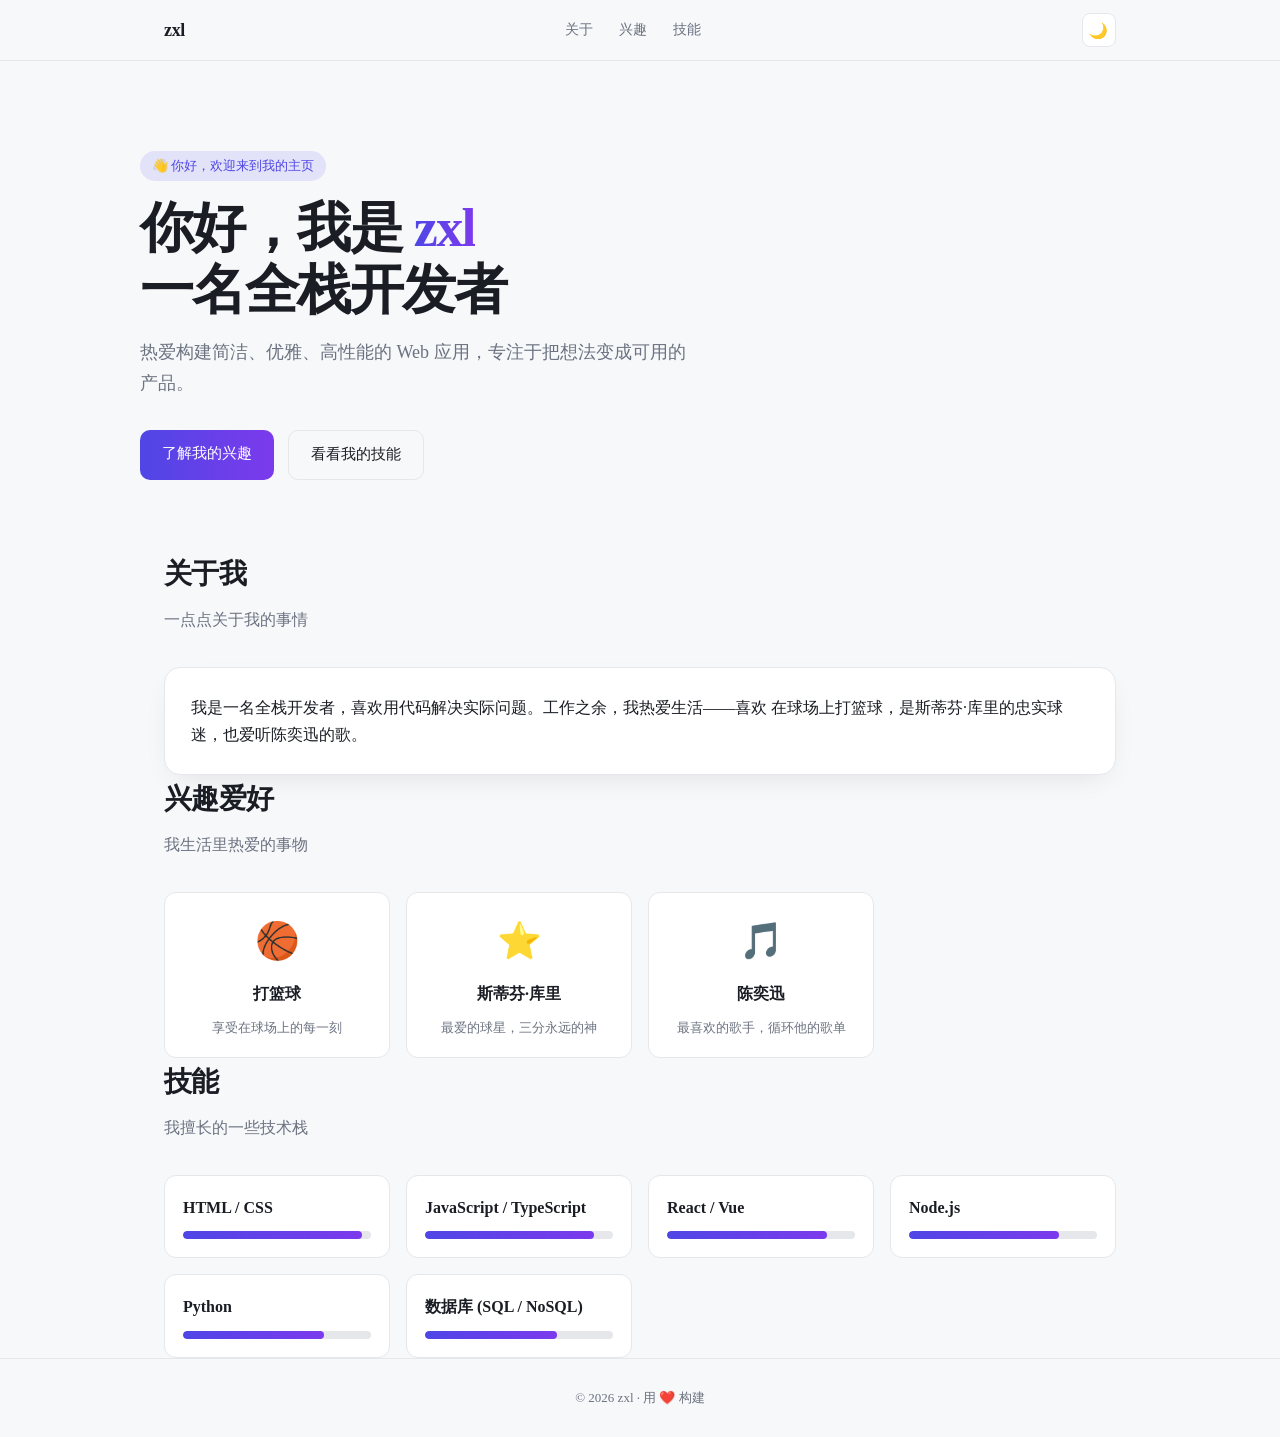
<file: index.html>
<!DOCTYPE html>
  <html lang="zh-CN">
  <head>
    <meta charset="UTF-8" />
    <meta name="viewport" content="width=device-width, initial-scale=1.0" />
    <title>zxl · 个人主页</title>
    <meta name="description" content="zxl 的个人主页与作品集" />
    <style>
      :root {
        --bg: #f7f8fa;
        --card: #ffffff;
        --text: #1a1d24;
        --muted: #6b7280;
        --accent: #4f46e5;
        --accent-2: #7c3aed;
        --border: #e5e7eb;
        --shadow: 0 10px 30px -12px rgba(0, 0, 0, 0.12);
      }

      [data-theme="dark"] {
        --bg: #0f1115;
        --card: #1a1d24;
        --text: #e5e7eb;
        --muted: #9ca3af;
        --accent: #818cf8;
        --accent-2: #a78bfa;
        --border: #2a2d35;
        --shadow: 0 10px 30px -12px rgba(0, 0, 0, 0.5);
      }

      * { box-sizing: border-box; margin: 0; padding: 0; }

      html { scroll-behavior: smooth; }

      body {
        font-family: -apple-system, BlinkMacSystemFont, "Segoe UI", "PingFang
  SC",
          "Hiragino Sans GB", "Microsoft YaHei", sans-serif;
        background: var(--bg);
        color: var(--text);
        line-height: 1.7;
        transition: background 0.3s, color 0.3s;
      }

      a { color: inherit; text-decoration: none; }
  
      .container { max-width: 1000px; margin: 0 auto; padding: 0 24px; }

      /* 导航栏 */
      nav {
        position: sticky; top: 0; z-index: 10;
        background: color-mix(in srgb, var(--bg) 85%, transparent);
        backdrop-filter: blur(12px);
        border-bottom: 1px solid var(--border);
      }
      .nav-inner {
        display: flex; align-items: center; justify-content: space-between;
        height: 60px;
      }
      .logo { font-weight: 700; font-size: 18px; letter-spacing: -0.02em; }
      .nav-links { display: flex; gap: 26px; align-items: center; }
      .nav-links a { color: var(--muted); font-size: 14px; transition: color
  0.2s; }
      .nav-links a:hover { color: var(--text); }
      .theme-btn {
        border: 1px solid var(--border); background: var(--card);
        color: var(--text); width: 34px; height: 34px; border-radius: 8px;
        cursor: pointer; font-size: 15px; line-height: 1;
      }
      @media (max-width: 560px) {
        .nav-links { display: none; }
      }

      /* Hero */
      .hero { padding: 90px 0 70px; }
      .hero h1 {
        font-size: clamp(32px, 6vw, 54px); line-height: 1.15;
        letter-spacing: -0.03em; margin: 16px 0;
      }
      .hero .grad {
        background: linear-gradient(90deg, var(--accent), var(--accent-2));
        -webkit-background-clip: text; background-clip: text; color:
  transparent;
      }
      .hero .sub { color: var(--muted); font-size: 18px; max-width: 560px; }
      .hero .badge {
        display: inline-block; padding: 4px 12px; border-radius: 999px;
        background: color-mix(in srgb, var(--accent) 12%, transparent);
        color: var(--accent); font-size: 13px; font-weight: 500;
      }
      .cta { display: flex; gap: 14px; margin-top: 32px; flex-wrap: wrap; }
      .btn {
        display: inline-block; padding: 11px 22px; border-radius: 10px;
        font-size: 15px; font-weight: 500; transition: transform 0.15s, opacity
  0.15s;
      }
      .btn:active { transform: scale(0.97); }
      .btn-primary {
        background: linear-gradient(90deg, var(--accent), var(--accent-2));
        color: #fff;
      }
      .btn-ghost { border: 1px solid var(--border); color: var(--text); }
      .btn-ghost:hover { border-color: var(--accent); }

      /* 通用 section */
      section { padding: 60px 0; }
      .section-title { font-size: 28px; letter-spacing: -0.02em; margin-bottom:
  8px; }
      .section-desc { color: var(--muted); margin-bottom: 34px; }

      /* 关于 */
      .about-grid { display: grid; grid-template-columns: 1fr; gap: 20px; }
      .card {
        background: var(--card); border: 1px solid var(--border);
        border-radius: 16px; padding: 26px; box-shadow: var(--shadow);
      }

      /* 技能 */
      .skills { display: grid; grid-template-columns: repeat(auto-fill,
  minmax(220px, 1fr)); gap: 16px; }
      .skill {
        background: var(--card); border: 1px solid var(--border);
        border-radius: 12px; padding: 18px;
      }
      .skill .name { font-weight: 600; margin-bottom: 10px; }
      .bar { height: 8px; background: var(--border); border-radius: 999px;
  overflow: hidden; }
      .bar span {
        display: block; height: 100%; border-radius: 999px; width: 0;
        background: linear-gradient(90deg, var(--accent), var(--accent-2));
        transition: width 1s cubic-bezier(0.22, 1, 0.36, 1);
      }

      footer {
        border-top: 1px solid var(--border); padding: 28px 0;
        text-align: center; color: var(--muted); font-size: 13px;
      }
    </style>
  </head>
  <body>
    <nav>
      <div class="container nav-inner">
        <div class="logo">zxl</div>
        <div class="nav-links">
          <a href="#about">关于</a>
          <a href="#hobbies">兴趣</a>
          <a href="#skills">技能</a>
        </div>
        <button class="theme-btn" id="themeBtn" 
  aria-label="切换主题">🌙</button>
      </div>
    </nav>
  
    <!-- Hero -->
    <header class="hero container">
      <span class="badge">👋 你好，欢迎来到我的主页</span>
      <h1>你好，我是 <span class="grad">zxl</span><br />一名全栈开发者</h1>
      <p class="sub">
        热爱构建简洁、优雅、高性能的 Web 应用，专注于把想法变成可用的产品。
      </p>
      <div class="cta">
        <a class="btn btn-primary" href="#hobbies">了解我的兴趣</a>
        <a class="btn btn-ghost" href="#skills">看看我的技能</a>
      </div>
    </header>

    <!-- 关于 -->
    <section id="about" class="container">
      <h2 class="section-title">关于我</h2>
      <p class="section-desc">一点点关于我的事情</p>
      <div class="about-grid">
        <div class="card">
          我是一名全栈开发者，喜欢用代码解决实际问题。工作之余，我热爱生活——喜欢
  在球场上打篮球，是斯蒂芬·库里的忠实球迷，也爱听陈奕迅的歌。
        </div>
      </div>
    </section>
  
    <!-- 兴趣 -->
    <section id="hobbies" class="container">
      <h2 class="section-title">兴趣爱好</h2>
      <p class="section-desc">我生活里热爱的事物</p>
      <div class="skills">
        <div class="skill" style="text-align:center;">
          <div style="font-size:36px;">🏀</div>
          <div class="name" style="margin-top:8px;">打篮球</div>
          <div style="color:var(--muted); 
  font-size:13px;">享受在球场上的每一刻</div>
        </div>
        <div class="skill" style="text-align:center;">
          <div style="font-size:36px;">⭐</div>
          <div class="name" style="margin-top:8px;">斯蒂芬·库里</div>
          <div style="color:var(--muted); 
  font-size:13px;">最爱的球星，三分永远的神</div>
        </div>
        <div class="skill" style="text-align:center;">
          <div style="font-size:36px;">🎵</div>
          <div class="name" style="margin-top:8px;">陈奕迅</div>
          <div style="color:var(--muted); 
  font-size:13px;">最喜欢的歌手，循环他的歌单</div>
        </div>
      </div>
    </section>

    <!-- 技能 -->
    <section id="skills" class="container">
      <h2 class="section-title">技能</h2>
      <p class="section-desc">我擅长的一些技术栈</p>
      <div class="skills">
        <div class="skill"><div class="name">HTML / CSS</div><div 
  class="bar"><span data-width="95%"></span></div></div>
        <div class="skill"><div class="name">JavaScript / TypeScript</div><div 
  class="bar"><span data-width="90%"></span></div></div>
        <div class="skill"><div class="name">React / Vue</div><div 
  class="bar"><span data-width="85%"></span></div></div>
        <div class="skill"><div class="name">Node.js</div><div class="bar"><span
  data-width="80%"></span></div></div>
        <div class="skill"><div class="name">Python</div><div class="bar"><span 
  data-width="75%"></span></div></div>
        <div class="skill"><div class="name">数据库 (SQL / NoSQL)</div><div 
  class="bar"><span data-width="70%"></span></div></div>
      </div>
    </section>

    <footer>
      <div class="container">© 2026 zxl · 用 ❤️  构建</div>
    </footer>

    <script>
      // 主题切换
      const themeBtn = document.getElementById('themeBtn');
      const saved = localStorage.getItem('theme');
      if (saved === 'dark') {
        document.documentElement.setAttribute('data-theme', 'dark');
        themeBtn.textContent = '☀️ ';
      }
      themeBtn.addEventListener('click', () => {
        const isDark = document.documentElement.getAttribute('data-theme') ===
  'dark';
        if (isDark) {
          document.documentElement.removeAttribute('data-theme');
          themeBtn.textContent = '🌙';
          localStorage.setItem('theme', 'light');
        } else {
          document.documentElement.setAttribute('data-theme', 'dark');
          themeBtn.textContent = '☀️ ';
          localStorage.setItem('theme', 'dark');
        }
      });
  
      // 技能条动画：进入视口时触发
      const bars = document.querySelectorAll('.bar span');
      const observer = new IntersectionObserver((entries) => {
        entries.forEach((entry) => {
          if (entry.isIntersecting) {
            entry.target.style.width = entry.target.dataset.width;
            observer.unobserve(entry.target);
          }
        });
      }, { threshold: 0.4 });
      bars.forEach((bar) => observer.observe(bar));
    </script>
  </body>
  </html>
</file>
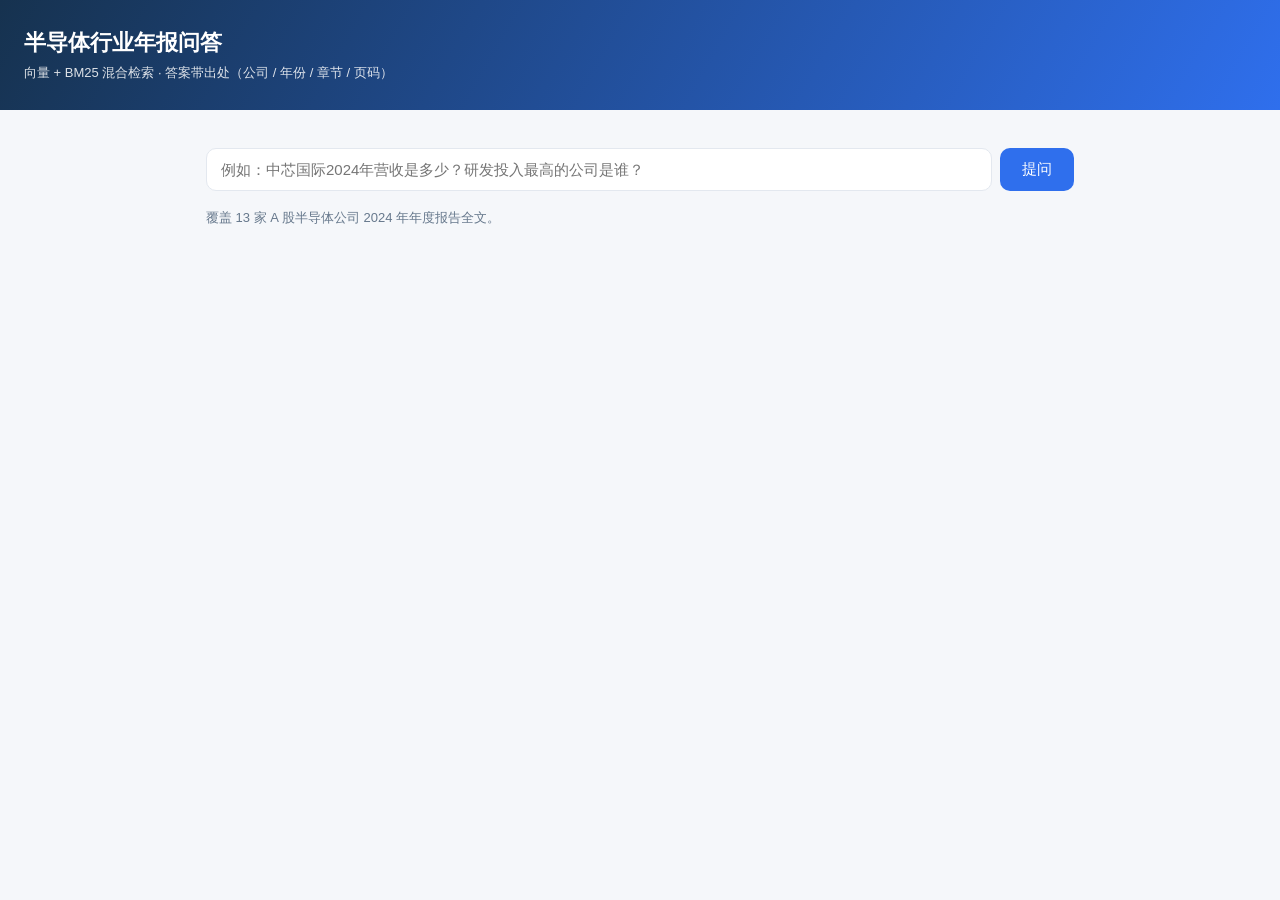
<file: annual-report-qa/app/index.html>
<!doctype html>
<html lang="zh-CN">
<meta charset="utf-8">
<meta name="viewport" content="width=device-width, initial-scale=1">
<title>半导体行业年报问答</title>
<style>
  :root { --bg:#f5f7fa; --card:#fff; --line:#e3e8ef; --ink:#1b2733; --sub:#66788c; --blue:#2f6fed; }
  * { box-sizing:border-box; }
  body { margin:0; font-family:-apple-system,"PingFang SC","Microsoft YaHei",sans-serif; background:var(--bg); color:var(--ink); }
  header { background:linear-gradient(120deg,#16324f,#2f6fed); color:#fff; padding:28px 24px; }
  header h1 { margin:0 0 6px; font-size:22px; }
  header p { margin:0; opacity:.85; font-size:13px; }
  main { max-width:900px; margin:0 auto; padding:20px 16px 60px; }
  .search { display:flex; gap:8px; margin:18px 0; }
  .search input { flex:1; padding:12px 14px; border:1px solid var(--line); border-radius:10px; font-size:15px; }
  .search button { padding:12px 22px; border:0; border-radius:10px; background:var(--blue); color:#fff; font-size:15px; cursor:pointer; }
  .qa { background:var(--card); border:1px solid var(--line); border-radius:12px; padding:16px; margin-bottom:14px; box-shadow:0 1px 3px rgba(16,42,72,.05); }
  .qa .answer { background:#f0f5ff; border-left:3px solid var(--blue); padding:10px 12px; border-radius:6px; line-height:1.7; }
  .meta { font-size:12px; color:var(--sub); margin:8px 0 4px; }
  .src { font-size:13px; color:var(--ink); line-height:1.6; white-space:pre-wrap; }
  .badge { display:inline-block; background:#e8f0fe; color:#2f6fed; border-radius:6px; padding:1px 7px; font-size:12px; margin-right:6px; }
  .hint { color:var(--sub); font-size:13px; }
</style>
<header>
  <h1>半导体行业年报问答</h1>
  <p>向量 + BM25 混合检索 · 答案带出处（公司 / 年份 / 章节 / 页码）</p>
</header>
<main>
  <div class="search">
    <input id="q" placeholder="例如：中芯国际2024年营收是多少？研发投入最高的公司是谁？">
    <button onclick="ask()">提问</button>
  </div>
  <div class="hint">覆盖 13 家 A 股半导体公司 2024 年年度报告全文。</div>
  <div id="out"></div>
</main>
<script>
window.addEventListener('load', () => {
  const p = new URLSearchParams(location.search).get('q');
  if (p) { document.getElementById('q').value = p; ask(); }
});
async function ask() {
  const q = document.getElementById('q').value.trim();
  if (!q) return;
  document.getElementById('out').innerHTML = '<div class="hint">检索中…</div>';
  const r = await fetch('/query?q=' + encodeURIComponent(q));
  const j = await r.json();
  const top = j.hits[0];
  const ans = top ? top.text.slice(0, 500) : '（未检索到相关内容）';
  document.getElementById('out').innerHTML = `
    <div class="qa">
      <div class="meta"><b>问题：</b>${escapeHtml(j.query)}</div>
      <div class="answer">${escapeHtml(ans)}</div>
      <div class="meta">依据（按相关度排序）：</div>
      ${j.hits.map(h => `
        <div class="qa" style="margin-top:10px">
          <div class="meta">
            <span class="badge">${escapeHtml(h.company)} ${h.code}</span>
            <span>${escapeHtml(h.year)}年报 · 第${h.page}页 · ${escapeHtml(h.section)}</span>
            <span style="margin-left:8px">BM25=${h.bm25.toFixed(2)} 向量=${h.dense.toFixed(3)}</span>
          </div>
          <div class="src">${escapeHtml(h.text.slice(0, 600))}</div>
        </div>`).join('')}
    </div>`;
}
function escapeHtml(s){return s.replace(/[&<>"']/g,c=>({'&':'&amp;','<':'&lt;','>':'&gt;','"':'&quot;',"'":'&#39;'}[c]));}
</script>
</file>
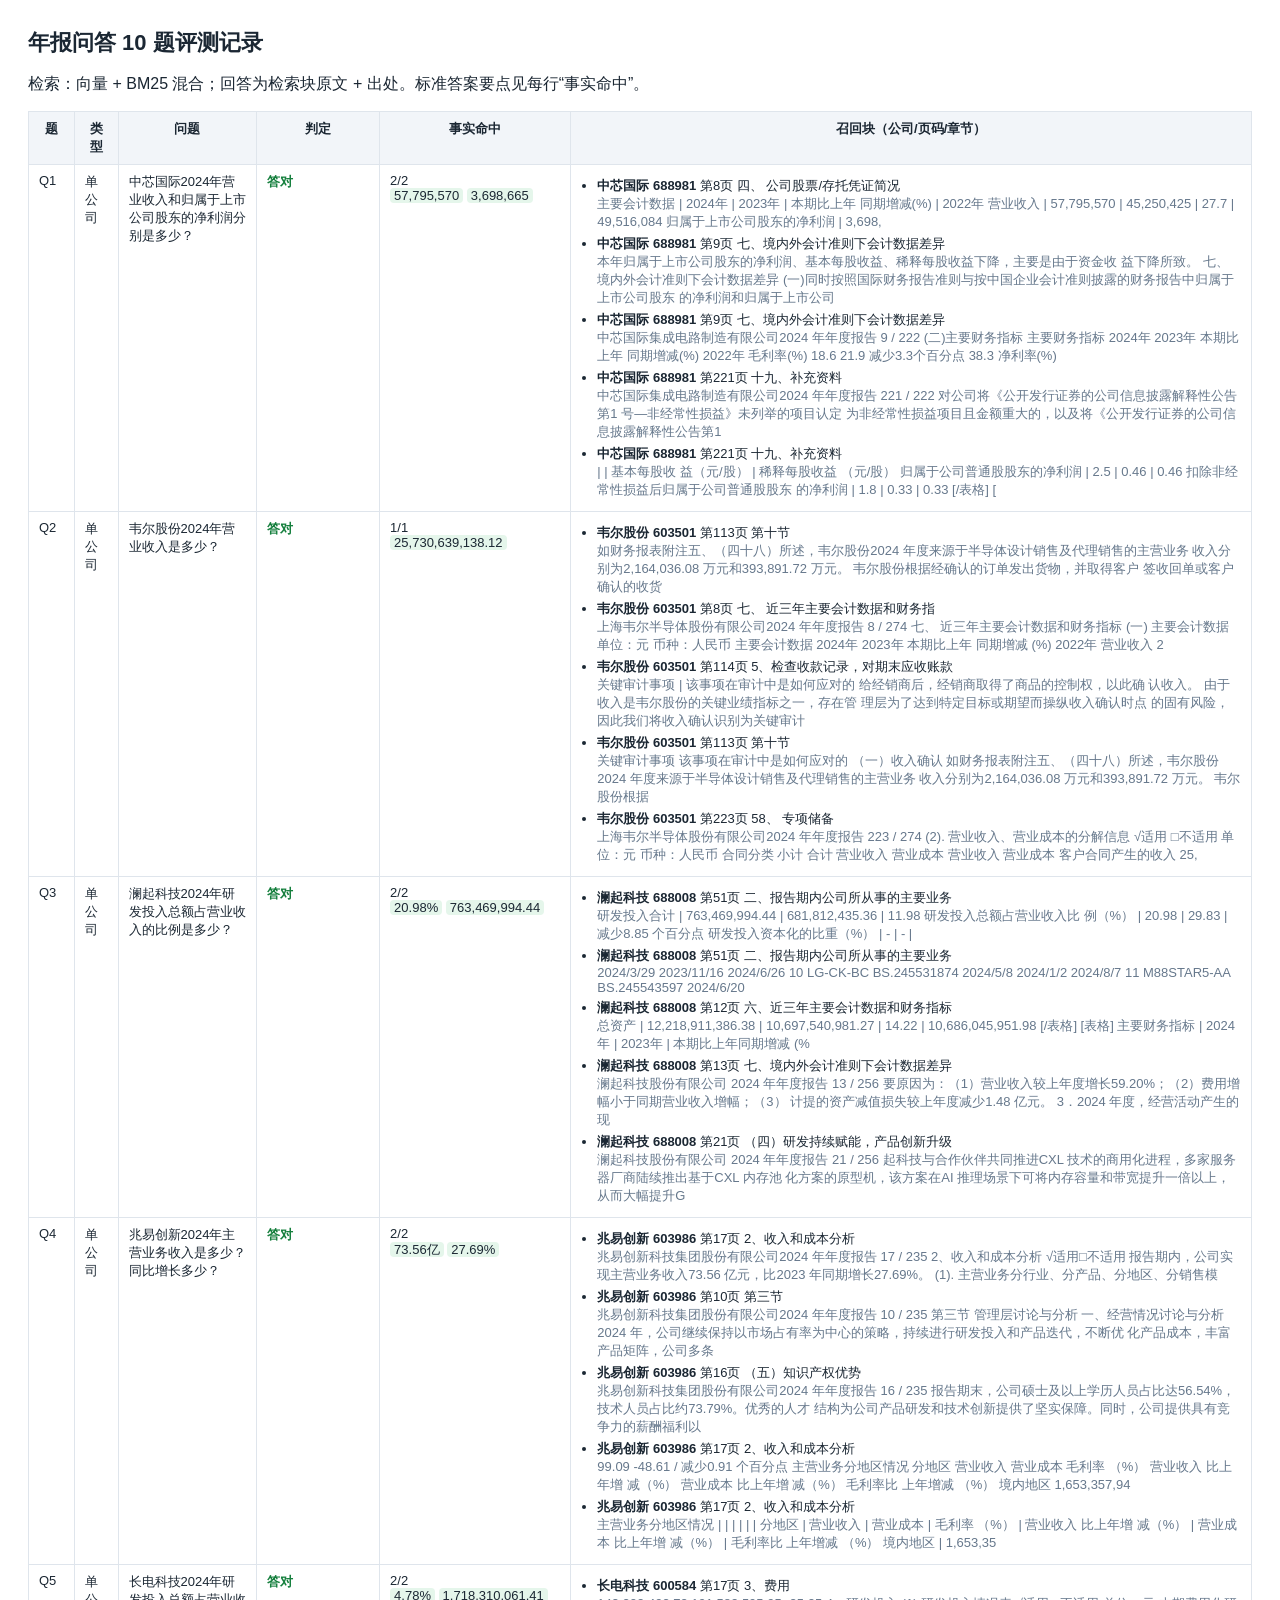
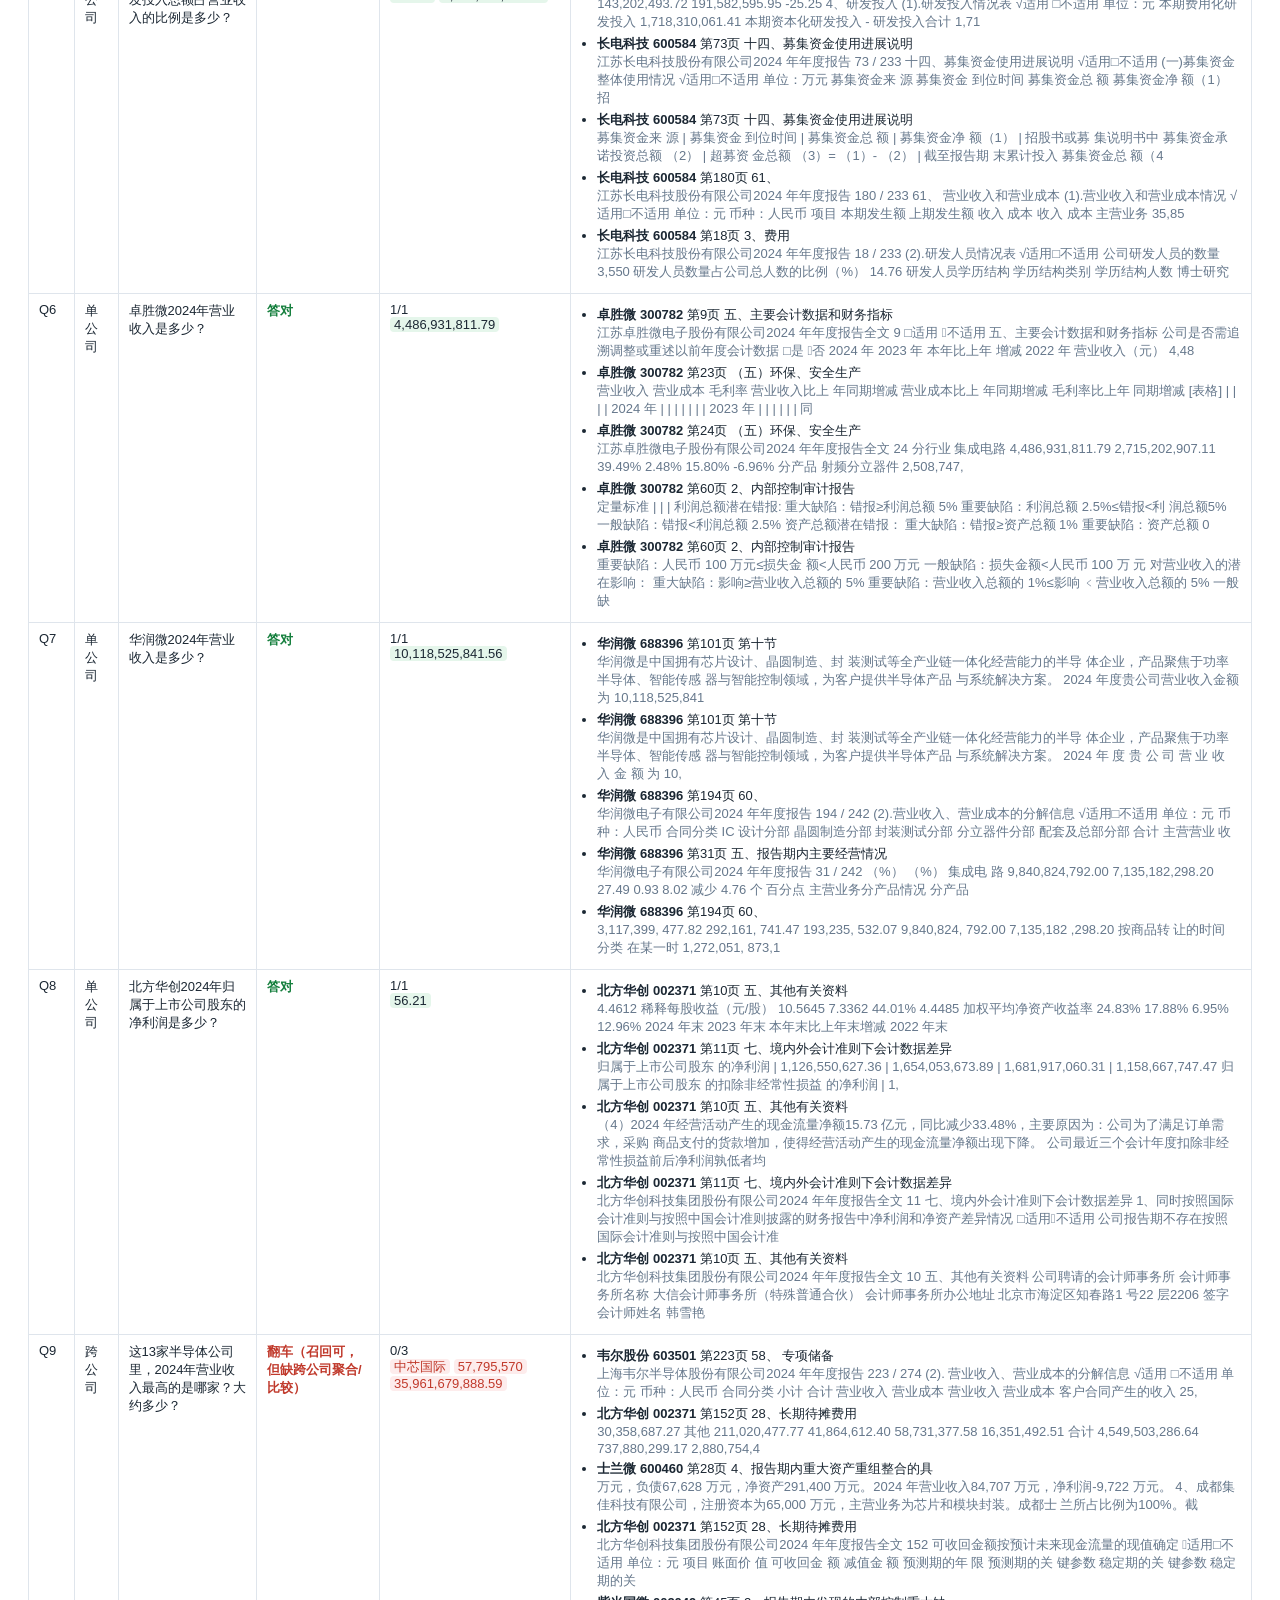
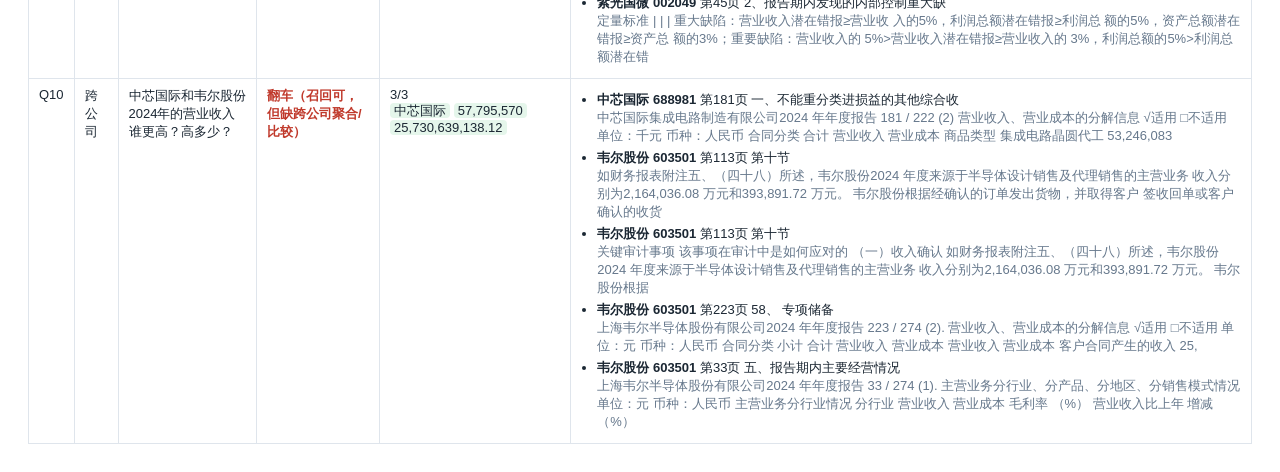
<file: annual-report-qa/output/eval_results.html>
<!doctype html><meta charset="utf-8"><title>年报问答 10 题评测</title>
<style>
body{font-family:-apple-system,'PingFang SC','Microsoft YaHei',sans-serif;margin:28px;color:#1b2733}
h1{font-size:22px}table{border-collapse:collapse;width:100%;font-size:13px}
td,th{border:1px solid #dfe5ec;padding:8px 10px;vertical-align:top}
th{background:#f2f5f9}td.q{max-width:260px}
.ok{color:#157f3d;font-weight:600}.part{color:#b27a00;font-weight:600}.fail{color:#c0392b;font-weight:600}
.hit{background:#e5f6eb;padding:0 4px;border-radius:4px}.miss{background:#fdecec;color:#c0392b;padding:0 4px;border-radius:4px}
.src{color:#66788c}ul.blk{margin:0;padding-left:16px}li{margin:4px 0}
</style>
<h1>年报问答 10 题评测记录</h1>
<p>检索：向量 + BM25 混合；回答为检索块原文 + 出处。标准答案要点见每行“事实命中”。</p>
<table><thead><tr><th>题</th><th>类型</th><th>问题</th><th>判定</th><th>事实命中</th><th>召回块（公司/页码/章节）</th></tr></thead>
<tbody><tr><td>Q1</td><td>单公司</td><td class='q'>中芯国际2024年营业收入和归属于上市公司股东的净利润分别是多少？</td><td class='ok'>答对</td><td>2/2<br><span class='hit'>57,795,570</span> <span class='hit'>3,698,665</span></td><td><ul class='blk'><li><b>中芯国际 688981</b> 第8页 四、 公司股票/存托凭证简况<br><span class='src'>主要会计数据 | 2024年 | 2023年 | 本期比上年 同期增减(%) | 2022年
营业收入 | 57,795,570 | 45,250,425 | 27.7 | 49,516,084
归属于上市公司股东的净利润 | 3,698,</span></li><li><b>中芯国际 688981</b> 第9页 七、境内外会计准则下会计数据差异<br><span class='src'>本年归属于上市公司股东的净利润、基本每股收益、稀释每股收益下降，主要是由于资金收
益下降所致。
七、境内外会计准则下会计数据差异
(一)同时按照国际财务报告准则与按中国企业会计准则披露的财务报告中归属于上市公司股东
的净利润和归属于上市公司</span></li><li><b>中芯国际 688981</b> 第9页 七、境内外会计准则下会计数据差异<br><span class='src'>中芯国际集成电路制造有限公司2024 年年度报告
9 / 222
(二)主要财务指标
主要财务指标
2024年
2023年
本期比上年
同期增减(%)
2022年
毛利率(%)
18.6
21.9
减少3.3个百分点
38.3
净利率(%)</span></li><li><b>中芯国际 688981</b> 第221页 十九、补充资料<br><span class='src'>中芯国际集成电路制造有限公司2024 年年度报告
221 / 222
对公司将《公开发行证券的公司信息披露解释性公告第1 号—非经常性损益》未列举的项目认定
为非经常性损益项目且金额重大的，以及将《公开发行证券的公司信息披露解释性公告第1 </span></li><li><b>中芯国际 688981</b> 第221页 十九、补充资料<br><span class='src'>|  | 基本每股收 益（元/股） | 稀释每股收益 （元/股）
归属于公司普通股股东的净利润 | 2.5 | 0.46 | 0.46
扣除非经常性损益后归属于公司普通股股东 的净利润 | 1.8 | 0.33 | 0.33
[/表格]
[</span></li></ul></td></tr><tr><td>Q2</td><td>单公司</td><td class='q'>韦尔股份2024年营业收入是多少？</td><td class='ok'>答对</td><td>1/1<br><span class='hit'>25,730,639,138.12</span></td><td><ul class='blk'><li><b>韦尔股份 603501</b> 第113页 第十节<br><span class='src'>如财务报表附注五、（四十八）所述，韦尔股份2024 年度来源于半导体设计销售及代理销售的主营业务 收入分别为2,164,036.08 万元和393,891.72 万元。 韦尔股份根据经确认的订单发出货物，并取得客户 签收回单或客户确认的收货</span></li><li><b>韦尔股份 603501</b> 第8页 七、 近三年主要会计数据和财务指<br><span class='src'>上海韦尔半导体股份有限公司2024 年年度报告
8 / 274
七、 近三年主要会计数据和财务指标
(一) 主要会计数据
单位：元  币种：人民币
主要会计数据
2024年
2023年
本期比上年
同期增减
(%)
2022年
营业收入
2</span></li><li><b>韦尔股份 603501</b> 第114页 5、检查收款记录，对期末应收账款<br><span class='src'>关键审计事项 | 该事项在审计中是如何应对的
给经销商后，经销商取得了商品的控制权，以此确 认收入。 由于收入是韦尔股份的关键业绩指标之一，存在管 理层为了达到特定目标或期望而操纵收入确认时点 的固有风险，因此我们将收入确认识别为关键审计 </span></li><li><b>韦尔股份 603501</b> 第113页 第十节<br><span class='src'>关键审计事项
该事项在审计中是如何应对的
（一）收入确认
如财务报表附注五、（四十八）所述，韦尔股份2024
年度来源于半导体设计销售及代理销售的主营业务
收入分别为2,164,036.08 万元和393,891.72 万元。
韦尔股份根据</span></li><li><b>韦尔股份 603501</b> 第223页 58、 专项储备<br><span class='src'>上海韦尔半导体股份有限公司2024 年年度报告
223 / 274
(2). 营业收入、营业成本的分解信息
√适用 □不适用
单位：元  币种：人民币
合同分类
小计
合计
营业收入
营业成本
营业收入
营业成本
客户合同产生的收入
25,</span></li></ul></td></tr><tr><td>Q3</td><td>单公司</td><td class='q'>澜起科技2024年研发投入总额占营业收入的比例是多少？</td><td class='ok'>答对</td><td>2/2<br><span class='hit'>20.98%</span> <span class='hit'>763,469,994.44</span></td><td><ul class='blk'><li><b>澜起科技 688008</b> 第51页 二、报告期内公司所从事的主要业务<br><span class='src'>研发投入合计 | 763,469,994.44 | 681,812,435.36 | 11.98
研发投入总额占营业收入比 例（%） | 20.98 | 29.83 | 减少8.85 个百分点
研发投入资本化的比重（%） | - | - |</span></li><li><b>澜起科技 688008</b> 第51页 二、报告期内公司所从事的主要业务<br><span class='src'>2024/3/29
2023/11/16
2024/6/26
10
LG-CK-BC
BS.245531874
2024/5/8
2024/1/2
2024/8/7
11
M88STAR5-AA
BS.245543597
2024/6/20</span></li><li><b>澜起科技 688008</b> 第12页 六、近三年主要会计数据和财务指标<br><span class='src'>总资产 | 12,218,911,386.38 | 10,697,540,981.27 | 14.22 | 10,686,045,951.98
[/表格]
[表格]
主要财务指标 | 2024年 | 2023年 | 本期比上年同期增减 (%</span></li><li><b>澜起科技 688008</b> 第13页 七、境内外会计准则下会计数据差异<br><span class='src'>澜起科技股份有限公司
2024 年年度报告
13 / 256
要原因为：（1）营业收入较上年度增长59.20%；（2）费用增幅小于同期营业收入增幅；（3）
计提的资产减值损失较上年度减少1.48 亿元。
3．2024 年度，经营活动产生的现</span></li><li><b>澜起科技 688008</b> 第21页 （四）研发持续赋能，产品创新升级<br><span class='src'>澜起科技股份有限公司
2024 年年度报告
21 / 256
起科技与合作伙伴共同推进CXL 技术的商用化进程，多家服务器厂商陆续推出基于CXL 内存池
化方案的原型机，该方案在AI 推理场景下可将内存容量和带宽提升一倍以上，从而大幅提升G</span></li></ul></td></tr><tr><td>Q4</td><td>单公司</td><td class='q'>兆易创新2024年主营业务收入是多少？同比增长多少？</td><td class='ok'>答对</td><td>2/2<br><span class='hit'>73.56亿</span> <span class='hit'>27.69%</span></td><td><ul class='blk'><li><b>兆易创新 603986</b> 第17页 2、收入和成本分析<br><span class='src'>兆易创新科技集团股份有限公司2024 年年度报告
17 / 235
2、收入和成本分析
√适用□不适用
报告期内，公司实现主营业务收入73.56 亿元，比2023 年同期增长27.69%。
(1). 主营业务分行业、分产品、分地区、分销售模</span></li><li><b>兆易创新 603986</b> 第10页 第三节<br><span class='src'>兆易创新科技集团股份有限公司2024 年年度报告
10 / 235
第三节
管理层讨论与分析
一、经营情况讨论与分析
2024 年，公司继续保持以市场占有率为中心的策略，持续进行研发投入和产品迭代，不断优
化产品成本，丰富产品矩阵，公司多条</span></li><li><b>兆易创新 603986</b> 第16页 （五）知识产权优势<br><span class='src'>兆易创新科技集团股份有限公司2024 年年度报告
16 / 235
报告期末，公司硕士及以上学历人员占比达56.54%，技术人员占比约73.79%。优秀的人才
结构为公司产品研发和技术创新提供了坚实保障。同时，公司提供具有竞争力的薪酬福利以</span></li><li><b>兆易创新 603986</b> 第17页 2、收入和成本分析<br><span class='src'>99.09
-48.61
/
减少0.91
个百分点
主营业务分地区情况
分地区
营业收入
营业成本
毛利率
（%）
营业收入
比上年增
减（%）
营业成本
比上年增
减（%）
毛利率比
上年增减
（%）
境内地区
1,653,357,94</span></li><li><b>兆易创新 603986</b> 第17页 2、收入和成本分析<br><span class='src'>主营业务分地区情况 |  |  |  |  |  |
分地区 | 营业收入 | 营业成本 | 毛利率 （%） | 营业收入 比上年增 减（%） | 营业成本 比上年增 减（%） | 毛利率比 上年增减 （%）
境内地区 | 1,653,35</span></li></ul></td></tr><tr><td>Q5</td><td>单公司</td><td class='q'>长电科技2024年研发投入总额占营业收入的比例是多少？</td><td class='ok'>答对</td><td>2/2<br><span class='hit'>4.78%</span> <span class='hit'>1,718,310,061.41</span></td><td><ul class='blk'><li><b>长电科技 600584</b> 第17页 3、费用<br><span class='src'>143,202,493.72
191,582,595.95
-25.25
4、研发投入
(1).研发投入情况表
√适用
□不适用
单位：元
本期费用化研发投入
1,718,310,061.41
本期资本化研发投入
-
研发投入合计
1,71</span></li><li><b>长电科技 600584</b> 第73页 十四、募集资金使用进展说明<br><span class='src'>江苏长电科技股份有限公司2024 年年度报告
73 / 233
十四、募集资金使用进展说明
√适用□不适用
(一)募集资金整体使用情况
√适用□不适用
单位：万元
募集资金来
源
募集资金
到位时间
募集资金总
额
募集资金净
额（1）
招</span></li><li><b>长电科技 600584</b> 第73页 十四、募集资金使用进展说明<br><span class='src'>募集资金来 源 | 募集资金 到位时间 | 募集资金总 额 | 募集资金净 额（1） | 招股书或募 集说明书中 募集资金承 诺投资总额 （2） | 超募资 金总额 （3）= （1）- （2） | 截至报告期 末累计投入 募集资金总 额（4</span></li><li><b>长电科技 600584</b> 第180页 61、<br><span class='src'>江苏长电科技股份有限公司2024 年年度报告
180 / 233
61、
营业收入和营业成本
(1).营业收入和营业成本情况
√适用□不适用
单位：元
币种：人民币
项目
本期发生额
上期发生额
收入
成本
收入
成本
主营业务
35,85</span></li><li><b>长电科技 600584</b> 第18页 3、费用<br><span class='src'>江苏长电科技股份有限公司2024 年年度报告
18 / 233
(2).研发人员情况表
√适用□不适用
公司研发人员的数量
3,550
研发人员数量占公司总人数的比例（%）
14.76
研发人员学历结构
学历结构类别
学历结构人数
博士研究</span></li></ul></td></tr><tr><td>Q6</td><td>单公司</td><td class='q'>卓胜微2024年营业收入是多少？</td><td class='ok'>答对</td><td>1/1<br><span class='hit'>4,486,931,811.79</span></td><td><ul class='blk'><li><b>卓胜微 300782</b> 第9页 五、主要会计数据和财务指标<br><span class='src'>江苏卓胜微电子股份有限公司2024 年年度报告全文
9
□适用 不适用
五、主要会计数据和财务指标
公司是否需追溯调整或重述以前年度会计数据
□是 否
2024 年
2023 年
本年比上年
增减
2022 年
营业收入（元）
4,48</span></li><li><b>卓胜微 300782</b> 第23页 （五）环保、安全生产<br><span class='src'>营业收入
营业成本
毛利率
营业收入比上
年同期增减
营业成本比上
年同期增减
毛利率比上年
同期增减
[表格]
|  |  |  | 2024 年 |  |  |  |  |  |  | 2023 年 |  |  |  |  |  | 同</span></li><li><b>卓胜微 300782</b> 第24页 （五）环保、安全生产<br><span class='src'>江苏卓胜微电子股份有限公司2024 年年度报告全文
24
分行业
集成电路
4,486,931,811.79 2,715,202,907.11
39.49%
2.48%
15.80%
-6.96%
分产品
射频分立器件 2,508,747,</span></li><li><b>卓胜微 300782</b> 第60页 2、内部控制审计报告<br><span class='src'>定量标准 |  |  | 利润总额潜在错报: 重大缺陷：错报≥利润总额 5% 重要缺陷：利润总额 2.5%≤错报&lt;利 润总额5% 一般缺陷：错报&lt;利润总额 2.5% 资产总额潜在错报： 重大缺陷：错报≥资产总额 1% 重要缺陷：资产总额 0</span></li><li><b>卓胜微 300782</b> 第60页 2、内部控制审计报告<br><span class='src'>重要缺陷：人民币 100 万元≤损失金
额&lt;人民币 200 万元
一般缺陷：损失金额&lt;人民币 100 万
元
对营业收入的潜在影响：
重大缺陷：影响≥营业收入总额的 5%
重要缺陷：营业收入总额的 1%≤影响
﹤营业收入总额的 5%
一般缺</span></li></ul></td></tr><tr><td>Q7</td><td>单公司</td><td class='q'>华润微2024年营业收入是多少？</td><td class='ok'>答对</td><td>1/1<br><span class='hit'>10,118,525,841.56</span></td><td><ul class='blk'><li><b>华润微 688396</b> 第101页 第十节<br><span class='src'>华润微是中国拥有芯片设计、晶圆制造、封
装测试等全产业链一体化经营能力的半导
体企业，产品聚焦于功率半导体、智能传感
器与智能控制领域，为客户提供半导体产品
与系统解决方案。
2024 年度贵公司营业收入金额为
10,118,525,841</span></li><li><b>华润微 688396</b> 第101页 第十节<br><span class='src'>华润微是中国拥有芯片设计、晶圆制造、封 装测试等全产业链一体化经营能力的半导 体企业，产品聚焦于功率半导体、智能传感 器与智能控制领域，为客户提供半导体产品 与系统解决方案。 2024 年 度 贵 公 司 营 业 收 入 金 额 为 10,</span></li><li><b>华润微 688396</b> 第194页 60、<br><span class='src'>华润微电子有限公司2024 年年度报告
194 / 242
(2).营业收入、营业成本的分解信息
√适用□不适用
单位：元
币种：人民币
合同分类
IC 设计分部
晶圆制造分部
封装测试分部
分立器件分部
配套及总部分部
合计
主营营业
收</span></li><li><b>华润微 688396</b> 第31页 五、报告期内主要经营情况<br><span class='src'>华润微电子有限公司2024 年年度报告
31 / 242
（%）
（%）
集成电
路
9,840,824,792.00
7,135,182,298.20
27.49
0.93
8.02
减少
4.76 个
百分点
主营业务分产品情况
分产品</span></li><li><b>华润微 688396</b> 第194页 60、<br><span class='src'>3,117,399,
477.82
292,161,
741.47
193,235,
532.07
9,840,824,
792.00
7,135,182
,298.20
按商品转
让的时间
分类
在某一时
1,272,051,
873,1</span></li></ul></td></tr><tr><td>Q8</td><td>单公司</td><td class='q'>北方华创2024年归属于上市公司股东的净利润是多少？</td><td class='ok'>答对</td><td>1/1<br><span class='hit'>56.21</span></td><td><ul class='blk'><li><b>北方华创 002371</b> 第10页 五、其他有关资料<br><span class='src'>4.4612
稀释每股收益（元/股）
10.5645
7.3362
44.01%
4.4485
加权平均净资产收益率
24.83%
17.88%
6.95%
12.96%
2024 年末
2023 年末
本年末比上年末增减
2022 年末
</span></li><li><b>北方华创 002371</b> 第11页 七、境内外会计准则下会计数据差异<br><span class='src'>归属于上市公司股东 的净利润 | 1,126,550,627.36 | 1,654,053,673.89 | 1,681,917,060.31 | 1,158,667,747.47
归属于上市公司股东 的扣除非经常性损益 的净利润 | 1,</span></li><li><b>北方华创 002371</b> 第10页 五、其他有关资料<br><span class='src'>（4）2024 年经营活动产生的现金流量净额15.73 亿元，同比减少33.48%，主要原因为：公司为了满足订单需求，采购
商品支付的货款增加，使得经营活动产生的现金流量净额出现下降。
公司最近三个会计年度扣除非经常性损益前后净利润孰低者均</span></li><li><b>北方华创 002371</b> 第11页 七、境内外会计准则下会计数据差异<br><span class='src'>北方华创科技集团股份有限公司2024 年年度报告全文
11
七、境内外会计准则下会计数据差异
1、同时按照国际会计准则与按照中国会计准则披露的财务报告中净利润和净资产差异情况
□适用不适用
公司报告期不存在按照国际会计准则与按照中国会计准</span></li><li><b>北方华创 002371</b> 第10页 五、其他有关资料<br><span class='src'>北方华创科技集团股份有限公司2024 年年度报告全文
10
五、其他有关资料
公司聘请的会计师事务所
会计师事务所名称
大信会计师事务所（特殊普通合伙）
会计师事务所办公地址
北京市海淀区知春路1 号22 层2206
签字会计师姓名
韩雪艳</span></li></ul></td></tr><tr><td>Q9</td><td>跨公司</td><td class='q'>这13家半导体公司里，2024年营业收入最高的是哪家？大约多少？</td><td class='fail'>翻车（召回可，但缺跨公司聚合/比较）</td><td>0/3<br><span class='miss'>中芯国际</span> <span class='miss'>57,795,570</span> <span class='miss'>35,961,679,888.59</span></td><td><ul class='blk'><li><b>韦尔股份 603501</b> 第223页 58、 专项储备<br><span class='src'>上海韦尔半导体股份有限公司2024 年年度报告
223 / 274
(2). 营业收入、营业成本的分解信息
√适用 □不适用
单位：元  币种：人民币
合同分类
小计
合计
营业收入
营业成本
营业收入
营业成本
客户合同产生的收入
25,</span></li><li><b>北方华创 002371</b> 第152页 28、长期待摊费用<br><span class='src'>30,358,687.27
其他
211,020,477.77
41,864,612.40
58,731,377.58
16,351,492.51
合计
4,549,503,286.64
737,880,299.17
2,880,754,4</span></li><li><b>士兰微 600460</b> 第28页 4、报告期内重大资产重组整合的具<br><span class='src'>万元，负债67,628 万元，净资产291,400 万元。2024 年营业收入84,707 万元，净利润-9,722
万元。
4、成都集佳科技有限公司，注册资本为65,000 万元，主营业务为芯片和模块封装。成都士
兰所占比例为100%。截</span></li><li><b>北方华创 002371</b> 第152页 28、长期待摊费用<br><span class='src'>北方华创科技集团股份有限公司2024 年年度报告全文
152
可收回金额按预计未来现金流量的现值确定
适用□不适用
单位：元
项目
账面价
值
可收回金
额
减值金
额
预测期的年
限
预测期的关
键参数
稳定期的关
键参数
稳定期的关
</span></li><li><b>紫光国微 002049</b> 第45页 2、报告期内发现的内部控制重大缺<br><span class='src'>定量标准 |  |  | 重大缺陷：营业收入潜在错报≥营业收 入的5%，利润总额潜在错报≥利润总 额的5%，资产总额潜在错报≥资产总 额的3%；重要缺陷：营业收入的 5%&gt;营业收入潜在错报≥营业收入的 3%，利润总额的5%&gt;利润总额潜在错 </span></li></ul></td></tr><tr><td>Q10</td><td>跨公司</td><td class='q'>中芯国际和韦尔股份2024年的营业收入谁更高？高多少？</td><td class='fail'>翻车（召回可，但缺跨公司聚合/比较）</td><td>3/3<br><span class='hit'>中芯国际</span> <span class='hit'>57,795,570</span> <span class='hit'>25,730,639,138.12</span></td><td><ul class='blk'><li><b>中芯国际 688981</b> 第181页 一、不能重分类进损益的其他综合收<br><span class='src'>中芯国际集成电路制造有限公司2024 年年度报告
181 / 222
(2) 营业收入、营业成本的分解信息
√适用  □不适用
单位：千元  币种：人民币
合同分类
合计
营业收入
营业成本
商品类型
集成电路晶圆代工
53,246,083</span></li><li><b>韦尔股份 603501</b> 第113页 第十节<br><span class='src'>如财务报表附注五、（四十八）所述，韦尔股份2024 年度来源于半导体设计销售及代理销售的主营业务 收入分别为2,164,036.08 万元和393,891.72 万元。 韦尔股份根据经确认的订单发出货物，并取得客户 签收回单或客户确认的收货</span></li><li><b>韦尔股份 603501</b> 第113页 第十节<br><span class='src'>关键审计事项
该事项在审计中是如何应对的
（一）收入确认
如财务报表附注五、（四十八）所述，韦尔股份2024
年度来源于半导体设计销售及代理销售的主营业务
收入分别为2,164,036.08 万元和393,891.72 万元。
韦尔股份根据</span></li><li><b>韦尔股份 603501</b> 第223页 58、 专项储备<br><span class='src'>上海韦尔半导体股份有限公司2024 年年度报告
223 / 274
(2). 营业收入、营业成本的分解信息
√适用 □不适用
单位：元  币种：人民币
合同分类
小计
合计
营业收入
营业成本
营业收入
营业成本
客户合同产生的收入
25,</span></li><li><b>韦尔股份 603501</b> 第33页 五、报告期内主要经营情况<br><span class='src'>上海韦尔半导体股份有限公司2024 年年度报告
33 / 274
(1). 主营业务分行业、分产品、分地区、分销售模式情况
单位：元  币种：人民币
主营业务分行业情况
分行业
营业收入
营业成本
毛利率
（%）
营业收入比上年
增减（%）</span></li></ul></td></tr></tbody></table>
</file>
